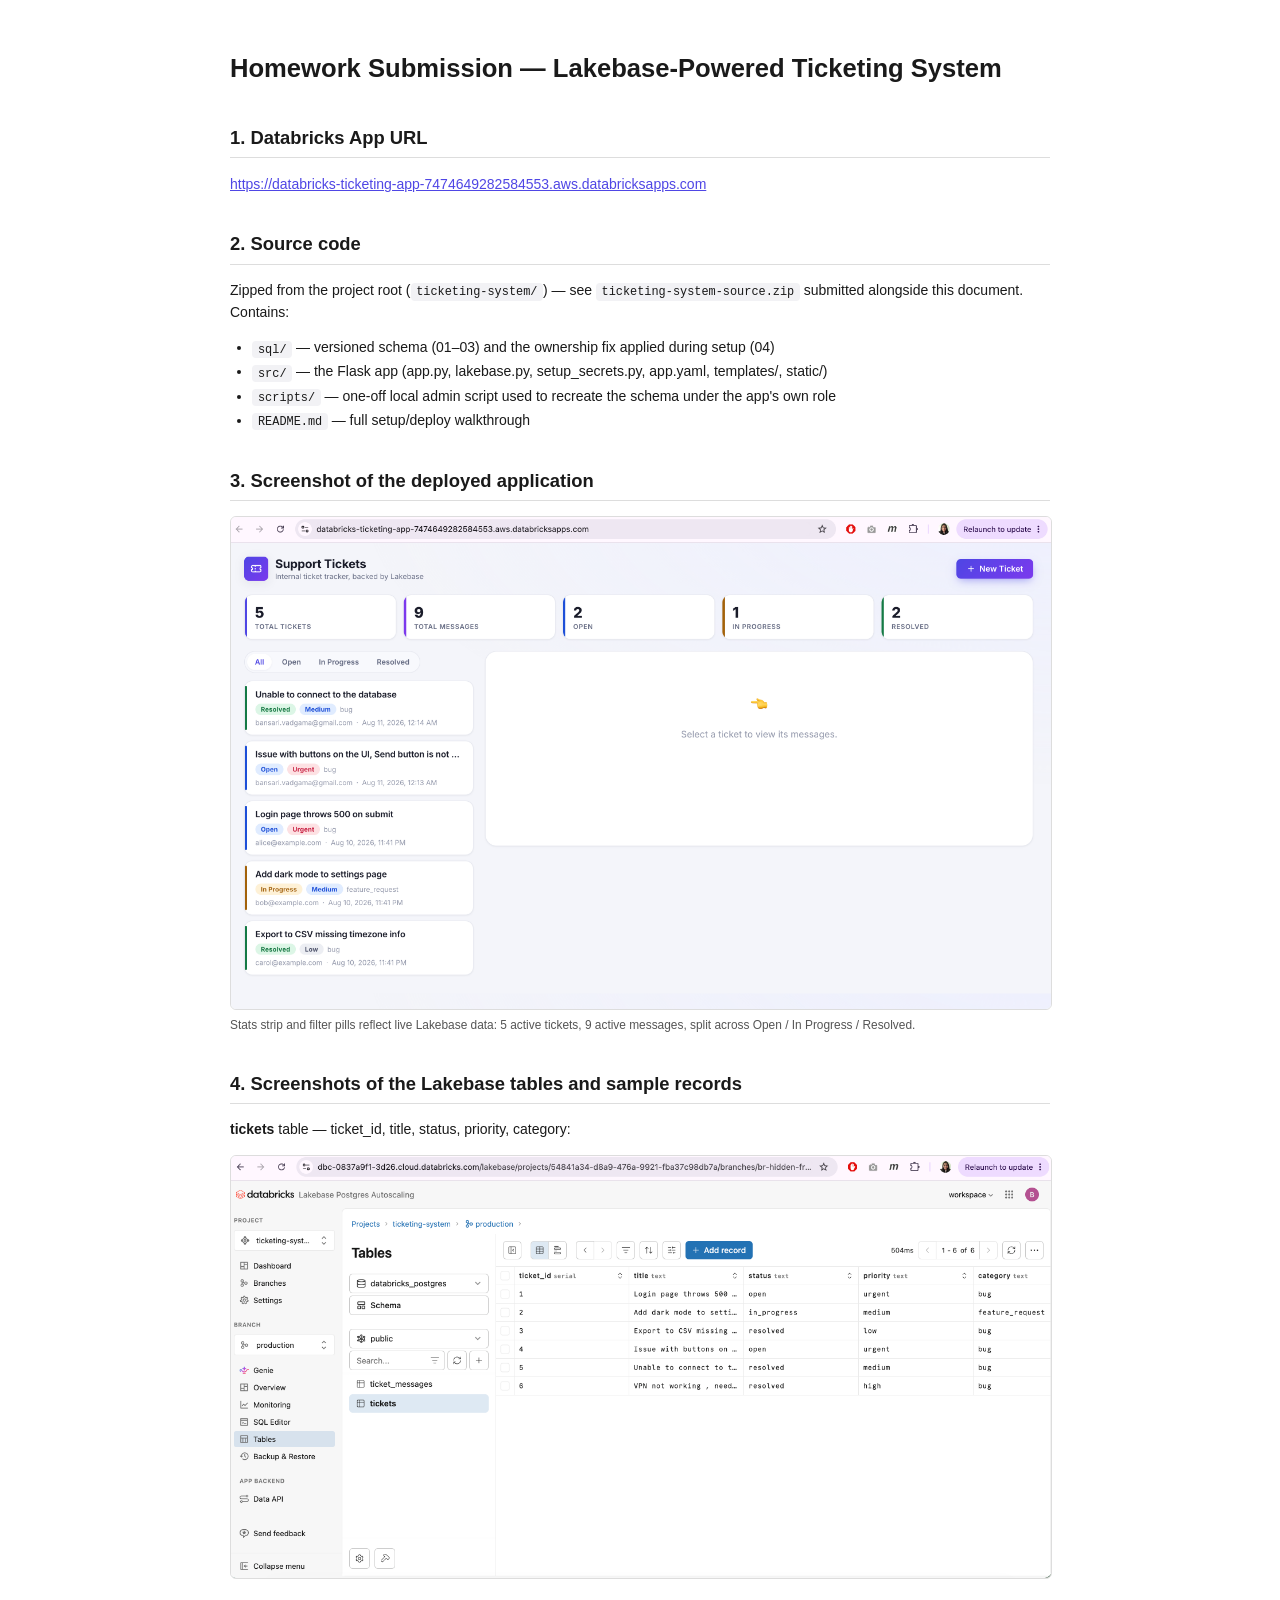
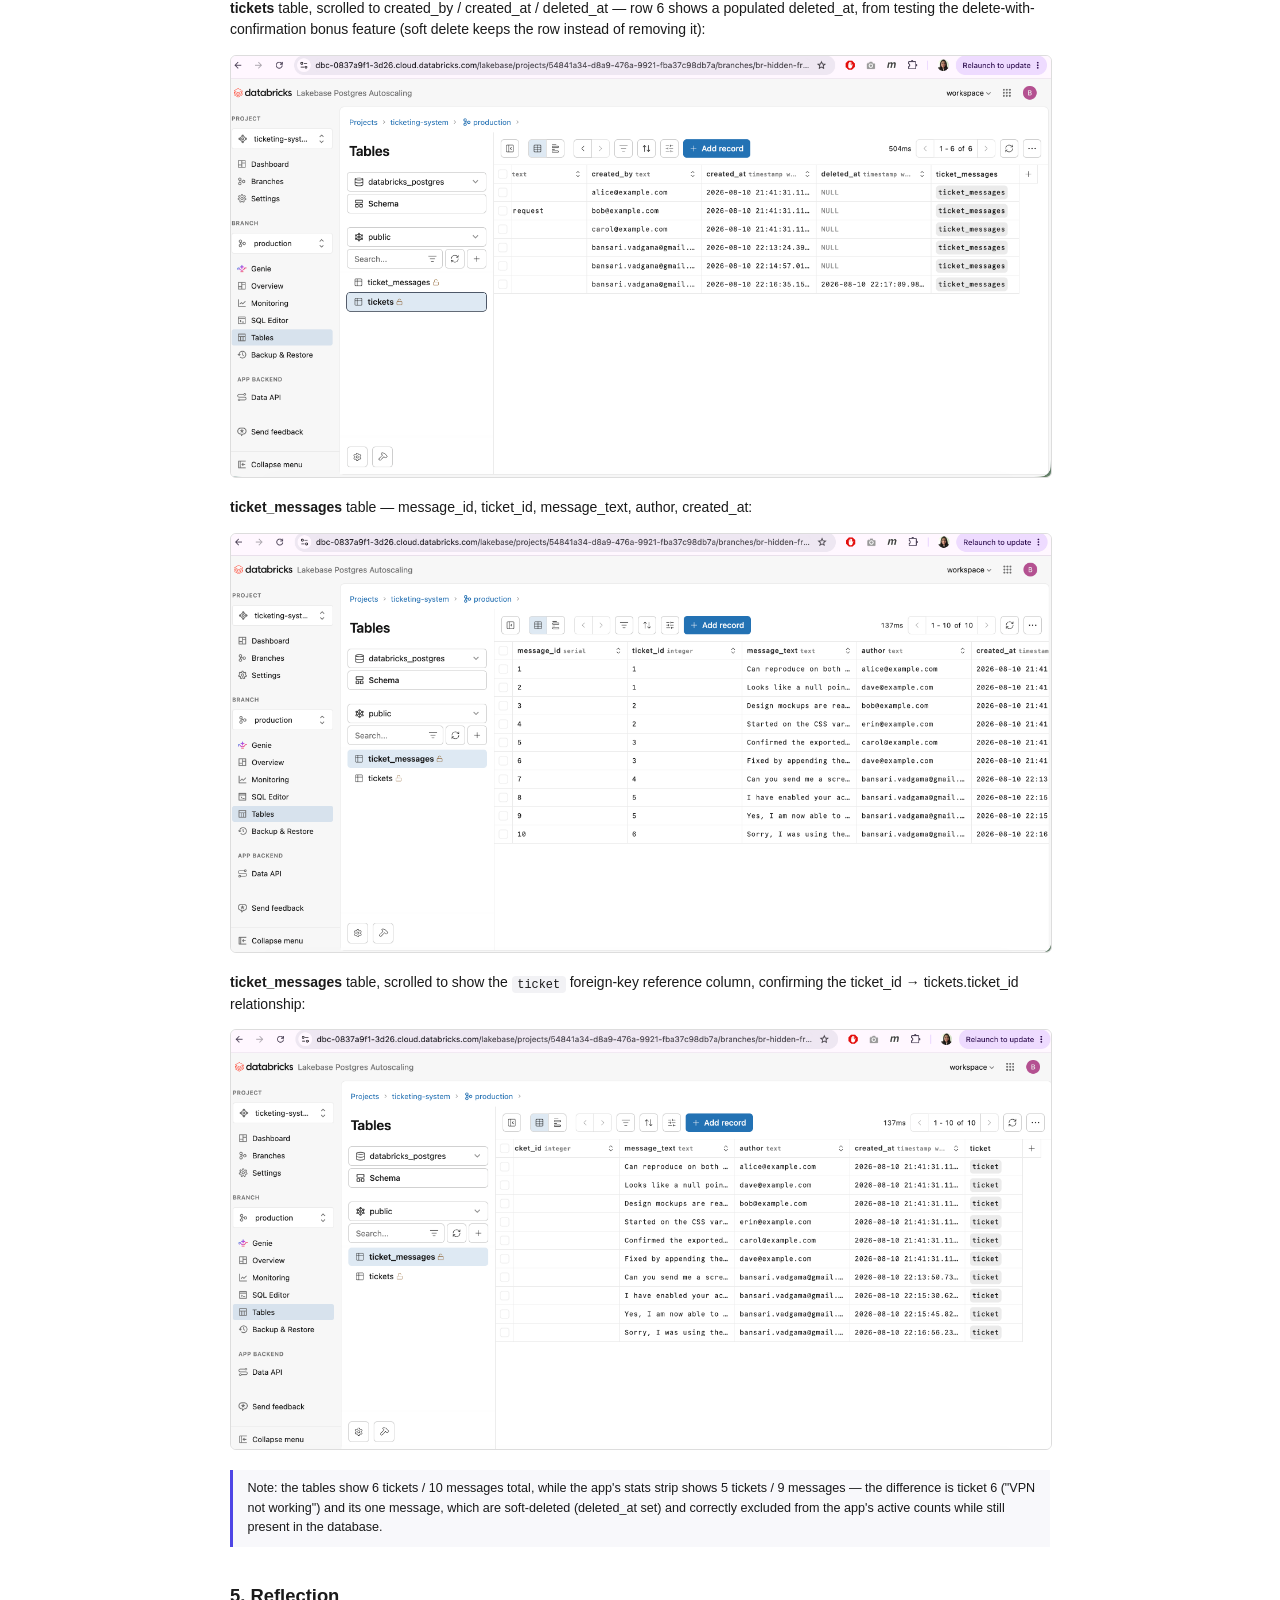
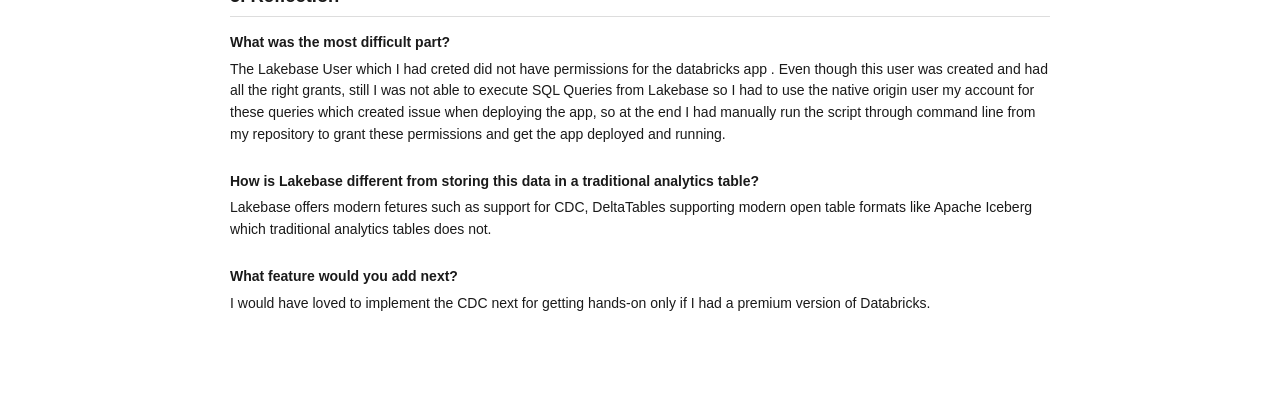
<file: submission/SUBMISSION.html>
<!DOCTYPE html>
<html lang="en">
<head>
<meta charset="UTF-8" />
<title>Homework Submission — Lakebase-Powered Ticketing System</title>
<style>
  body {
    font-family: -apple-system, "Segoe UI", Helvetica, Arial, sans-serif;
    color: #1a1a1a;
    max-width: 820px;
    margin: 0 auto;
    padding: 2rem 2.5rem 4rem;
    line-height: 1.55;
    font-size: 14px;
  }
  h1 { font-size: 1.6rem; margin-bottom: 0.3rem; }
  h2 { font-size: 1.15rem; margin-top: 2.2rem; border-bottom: 1px solid #ddd; padding-bottom: 0.3rem; }
  a { color: #4f46e5; word-break: break-all; }
  code { background: #f2f2f5; padding: 0.1rem 0.35rem; border-radius: 4px; font-size: 0.85em; }
  ul { margin: 0.4rem 0; padding-left: 1.4rem; }
  li { margin: 0.15rem 0; }
  img {
    max-width: 100%;
    border: 1px solid #ddd;
    border-radius: 6px;
    margin: 0.6rem 0 1.2rem;
    display: block;
    page-break-inside: avoid;
  }
  .caption { font-size: 0.85em; color: #555; margin: -0.8rem 0 1rem; }
  .qa { margin-bottom: 1.6rem; }
  .qa .q { font-weight: 600; margin-bottom: 0.3rem; }
  .note { background: #f8f8fb; border-left: 3px solid #4f46e5; padding: 0.6rem 0.9rem; font-size: 0.9em; margin: 1rem 0; }
</style>
</head>
<body>

<h1>Homework Submission — Lakebase-Powered Ticketing System</h1>

<h2>1. Databricks App URL</h2>
<p><a href="https://databricks-ticketing-app-7474649282584553.aws.databricksapps.com">https://databricks-ticketing-app-7474649282584553.aws.databricksapps.com</a></p>

<h2>2. Source code</h2>
<p>Zipped from the project root (<code>ticketing-system/</code>) — see <code>ticketing-system-source.zip</code> submitted alongside this document. Contains:</p>
<ul>
  <li><code>sql/</code> — versioned schema (01–03) and the ownership fix applied during setup (04)</li>
  <li><code>src/</code> — the Flask app (app.py, lakebase.py, setup_secrets.py, app.yaml, templates/, static/)</li>
  <li><code>scripts/</code> — one-off local admin script used to recreate the schema under the app's own role</li>
  <li><code>README.md</code> — full setup/deploy walkthrough</li>
</ul>

<h2>3. Screenshot of the deployed application</h2>
<img src="01-deployed-app.png" alt="Deployed ticketing app - ticket list, filters, and live stats" />
<p class="caption">Stats strip and filter pills reflect live Lakebase data: 5 active tickets, 9 active messages, split across Open / In Progress / Resolved.</p>

<h2>4. Screenshots of the Lakebase tables and sample records</h2>

<p><strong>tickets</strong> table — ticket_id, title, status, priority, category:</p>
<img src="04-lakebase-tickets-table.png" alt="Lakebase tickets table" />

<p><strong>tickets</strong> table, scrolled to created_by / created_at / deleted_at — row 6 shows a populated deleted_at, from testing the delete-with-confirmation bonus feature (soft delete keeps the row instead of removing it):</p>
<img src="05-lakebase-tickets-table-audit-columns.png" alt="Lakebase tickets table, audit columns" />

<p><strong>ticket_messages</strong> table — message_id, ticket_id, message_text, author, created_at:</p>
<img src="02-lakebase-ticket-messages-table.png" alt="Lakebase ticket_messages table" />

<p><strong>ticket_messages</strong> table, scrolled to show the <code>ticket</code> foreign-key reference column, confirming the ticket_id → tickets.ticket_id relationship:</p>
<img src="03-lakebase-ticket-messages-table-fk.png" alt="Lakebase ticket_messages table, foreign key column" />

<div class="note">
Note: the tables show 6 tickets / 10 messages total, while the app's stats strip shows 5 tickets / 9 messages — the difference is ticket 6 ("VPN not working") and its one message, which are soft-deleted (deleted_at set) and correctly excluded from the app's active counts while still present in the database.
</div>

<h2>5. Reflection</h2>

<div class="qa">
  <div class="q">What was the most difficult part?</div>
  <div>The Lakebase User which I had creted did not have permissions for the databricks app . Even though this user was created and had all the right grants, still I was not able to execute SQL Queries from Lakebase so I had to use the native origin user my account for these queries which created issue when deploying the app, so at the end I had manually run the script through command line from my repository to grant these permissions and get the app deployed and running.</div>
</div>

<div class="qa">
  <div class="q">How is Lakebase different from storing this data in a traditional analytics table?</div>
  <div>Lakebase offers modern fetures such as support for CDC, DeltaTables supporting modern open table formats like Apache Iceberg which traditional analytics tables does not.</div>
</div>

<div class="qa">
  <div class="q">What feature would you add next?</div>
  <div>I would have loved to implement the CDC next for getting hands-on only if I had a premium version of Databricks.</div>
</div>

</body>
</html>
</file>
